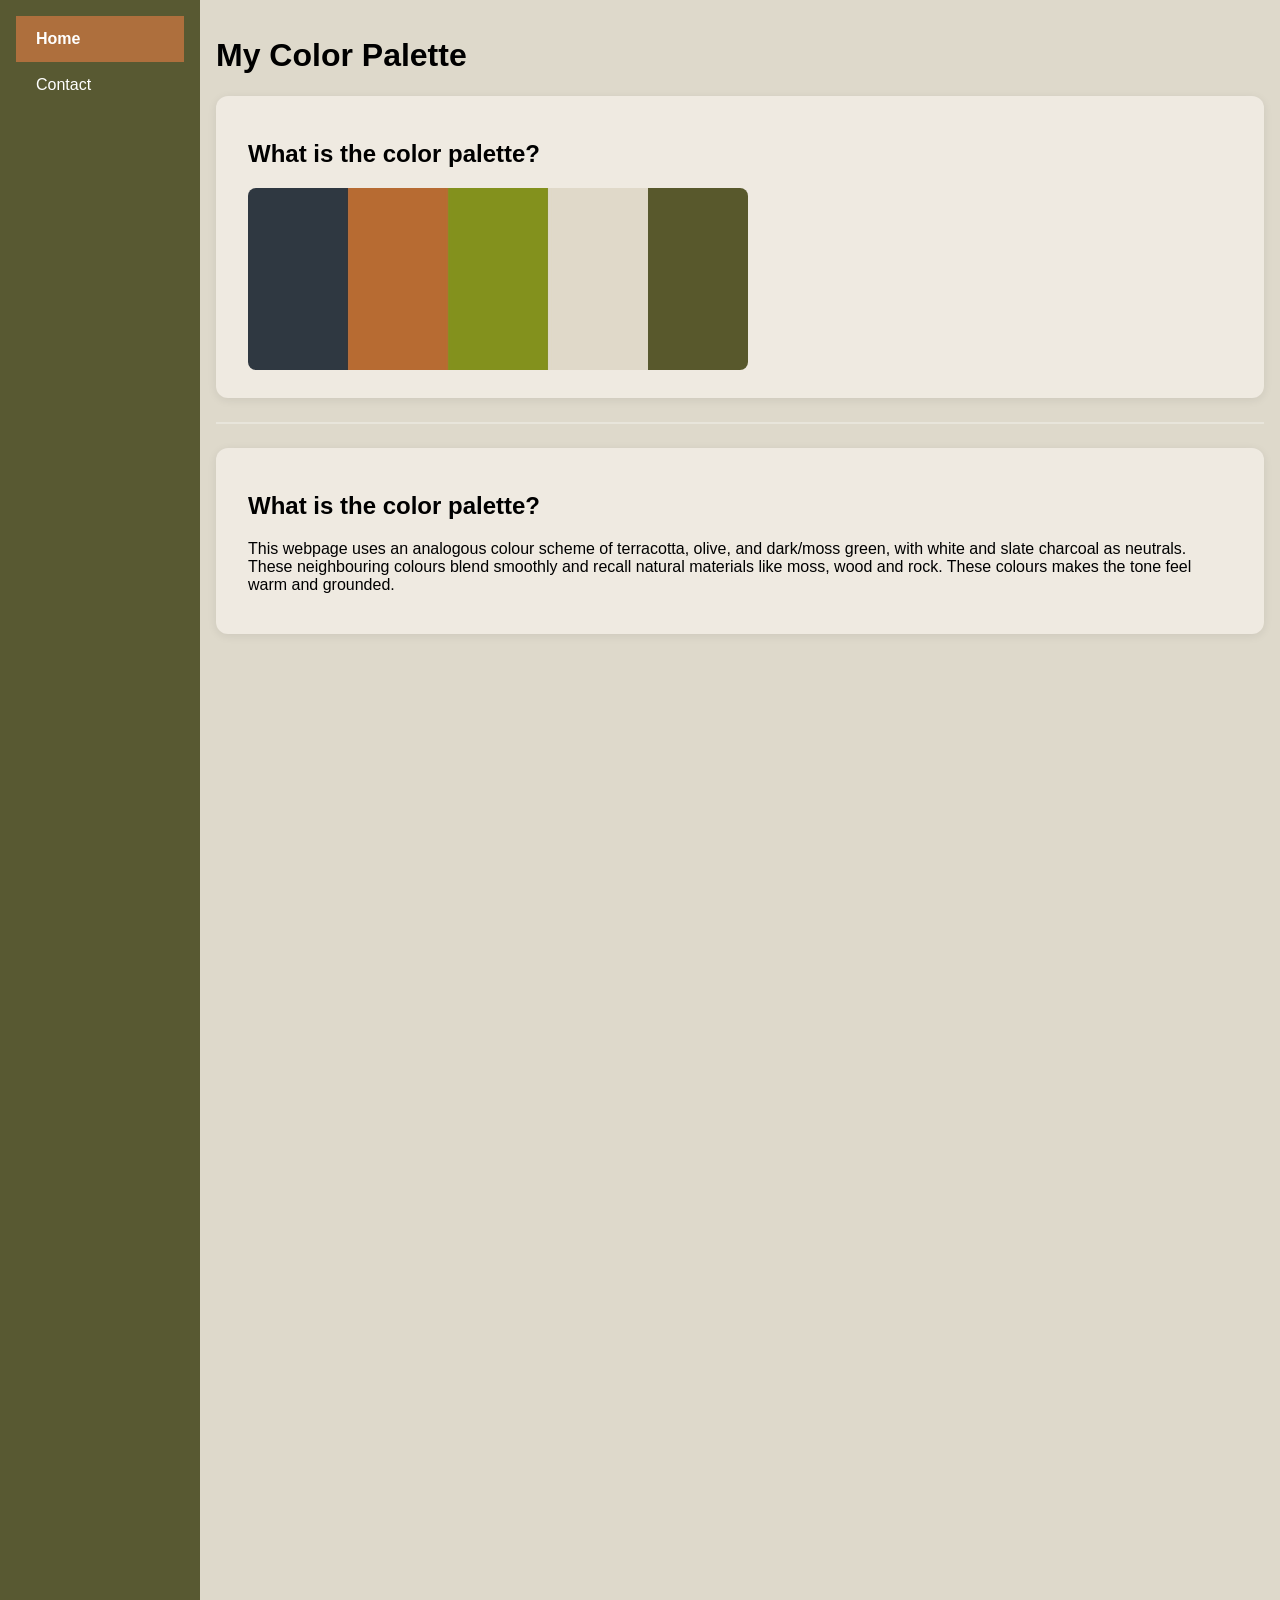
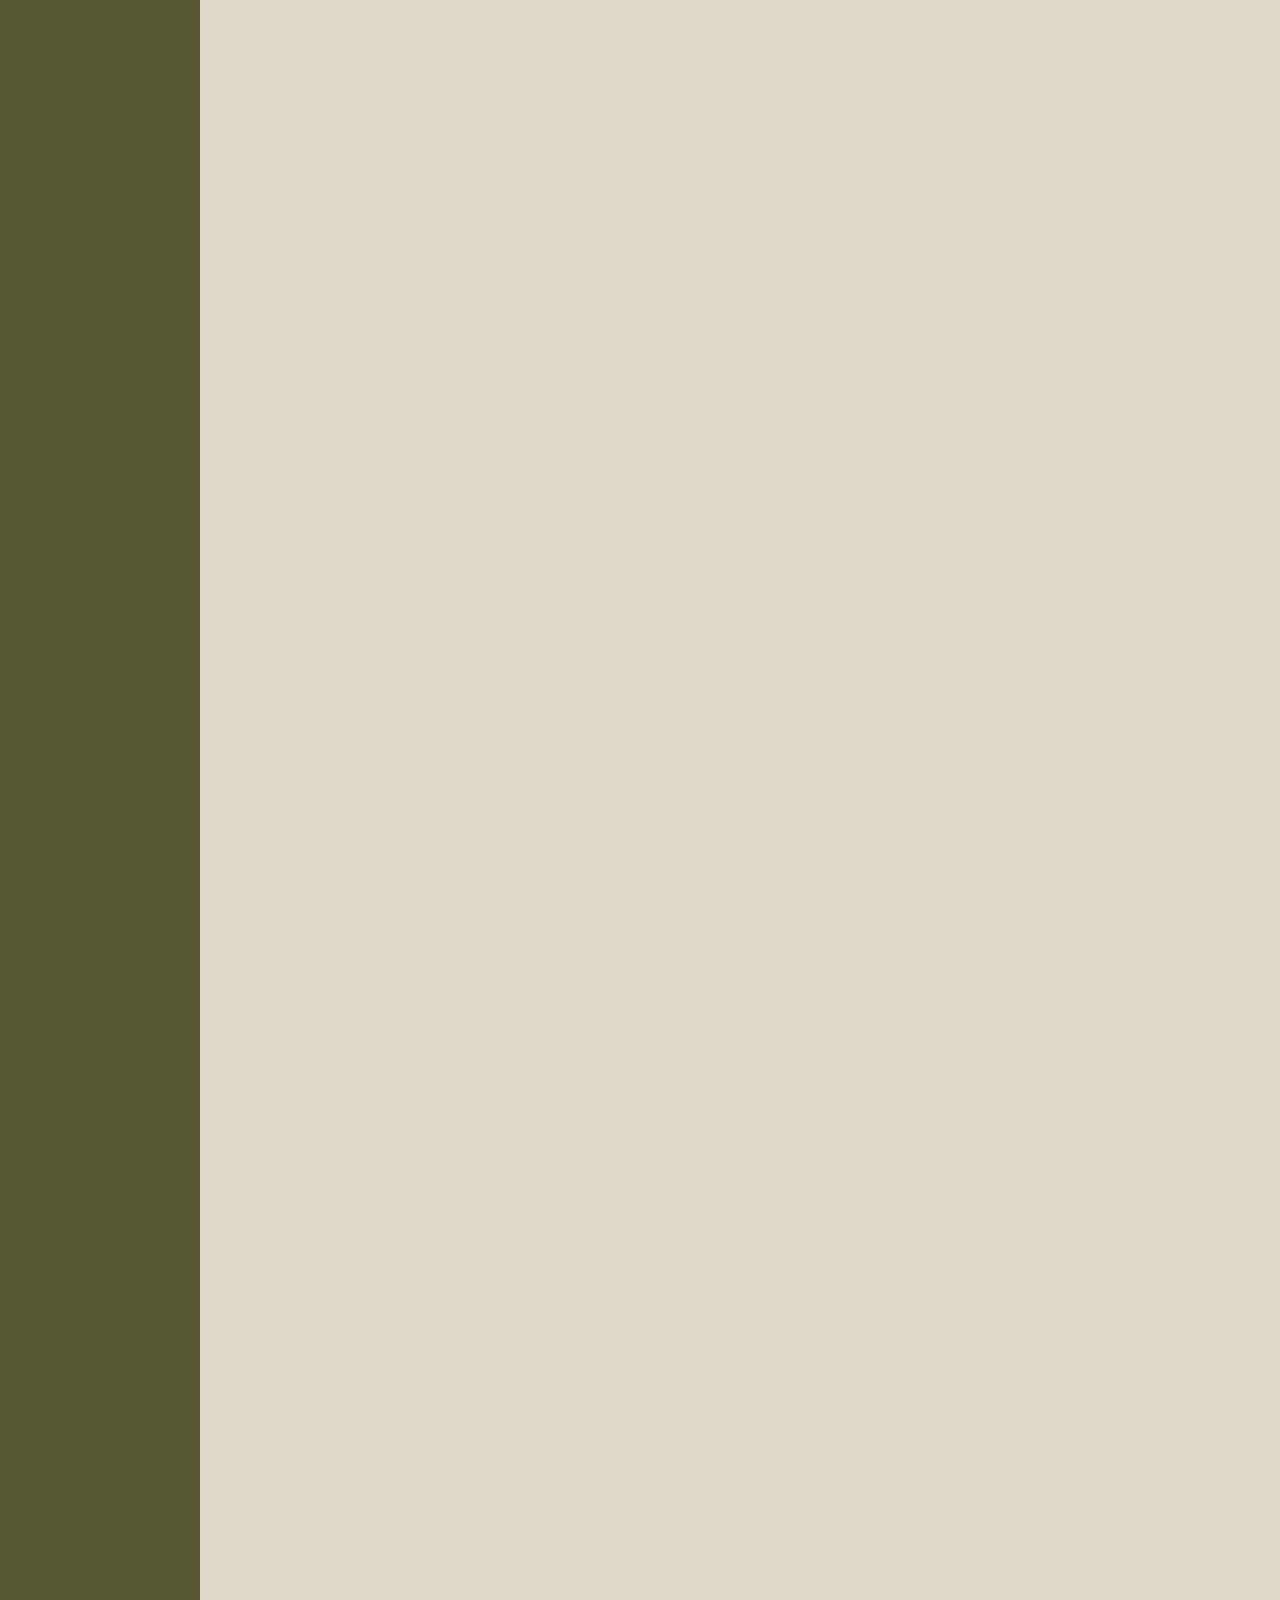
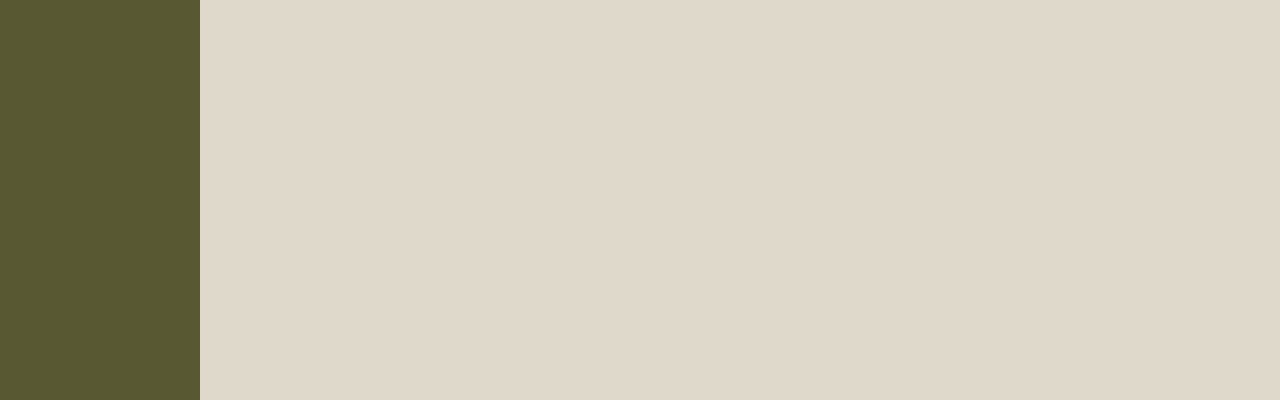
<file: index.html>
<!DOCTYPE html>
<html lang="en">
<head>
    <meta charset="UTF-8">
    <meta name="viewport" content="width=device-width, initial-scale=1.0">
    <meta name="keywords" content="Hydrogen Generator">
    <meta name="author" content="Matteo">
    <meta name="description" content="Learn what hydrogen is, how a hydrogen generator makes it from water using electrolysis, and what hydrogen can be used for.">
    <title>Hydrogen Generator</title>
     <link rel="stylesheet" href="CSS/style.css">
</head>
<body>
  <style>
  body {
    font-family: Arial, Helvetica, sans-serif;
  }
</style>
    <nav>
        <ul>
            <li><a class="active" href="index.html">Home</a></li>
            <li><a href="contact.html">Contact</a></li>
        </ul>
    </nav>
    <main> 
        <h1 style="color: black;">My Color Palette  </h1>
        <section class="card">
            <h2>What is the color palette?</h2>
            <img src="Images/IMG_5335.jpg" alt="Color Palette" width="500">
        </section>
        <hr> 
        <section class="card">
            <h2> What is the color palette?</h2>
            <p>This webpage uses an analogous colour scheme of terracotta, olive, and dark/moss green, with white and slate charcoal as neutrals. These neighbouring colours blend smoothly and recall natural materials like moss, wood and rock. These colours makes the tone feel warm and grounded.</p>
        </section>
    </main>
   
</body>
</html>
</file>
<file: CSS/style.css>
/* Container for vertical nav */
        nav {
        width: 200px;               /* fixed width sidebar */
        background-color: rgb(88,89,50);
        height: 400vh;              /* full viewport height */
        }
        /* Remove list styling */
        nav ul {
        list-style-type: none;
        margin: 0;
        padding: 0;
        }
        /* Links take full width */
        nav a {
        display: block;             /* stack links vertically */
        color: white;
        text-decoration: none;
        padding: 14px 20px;
        }
        /* Hover effect */
        nav a:hover {
        background-color: #d9d3d3;
        }
        /* Active/current page */
        nav a.active {
        background-color: rgb(174,111,61);
        font-weight: bold;
        }
body { display: flex; margin: 0; min-height: 100vh; }
nav { width: 200px; flex-shrink: 0; }
nav ul { list-style: none; margin: 0; padding: 1rem; }
main { flex: 1; padding: 1rem; }
body { background: #f5f7fa; }  
.card {
  background: rgb(239,234,225);
  padding: 1.5rem 2rem;
  margin-bottom: 1.5rem;
  border-radius: 12px;
  box-shadow: 0 2px 10px rgba(0,0,0,.08);
}
.card img { max-width: 100%; border-radius: 8px; }
body {
    background-color: rgb(222,217,203);
}
.card a { color: rgb(92,107,74); font-weight: bold; }
.card a:hover {color: rgb(192,132,87);}
.card li { margin-bottom: 8px; }
hr { border: none; border-top: 2px solid rgba(255,255,255,.3); margin: 1.5rem 0;}
.equation {
  font-size: 1.4rem;
    text-align: center;
  font-weight: bold;
}
table { border-collapse: collapse; width: 100%; }
th, td { border: 1px solid #ccc; padding: 10px; text-align: left; }
th { background-color: rgb(92,107,74); color: white; }
tr:nth-child(odd) td {background: rgba(255,255,255,.5);}
.gallery {
  display: grid;
  grid-template-columns: repeat(auto-fill, minmax(260px, 1fr));
    gap: 1.5rem;
}
.pic { margin-bottom: 0; overflow: hidden; }
.pic img {
  width: 100%;
  height: 200px;
  object-fit: cover;
  transition: transform .3s, box-shadow .3s;
}
.pic img:hover { transform: scale(1.08); box-shadow: 0 6px 20px rgba(0,0,0,.3);}
/* text wraps around this image */
.float-img { float: right; margin: 0 0 10px 20px; }
.card::after { content: ""; display: block; clear: both; }
/* cards fade in when page loads */
@keyframes fadeUp {
  from { opacity: 0; transform: translateY(20px); }
  to { opacity: 1; transform: translateY(0); }
}
.card { animation: fadeUp .6s ease-out; }
</file>
